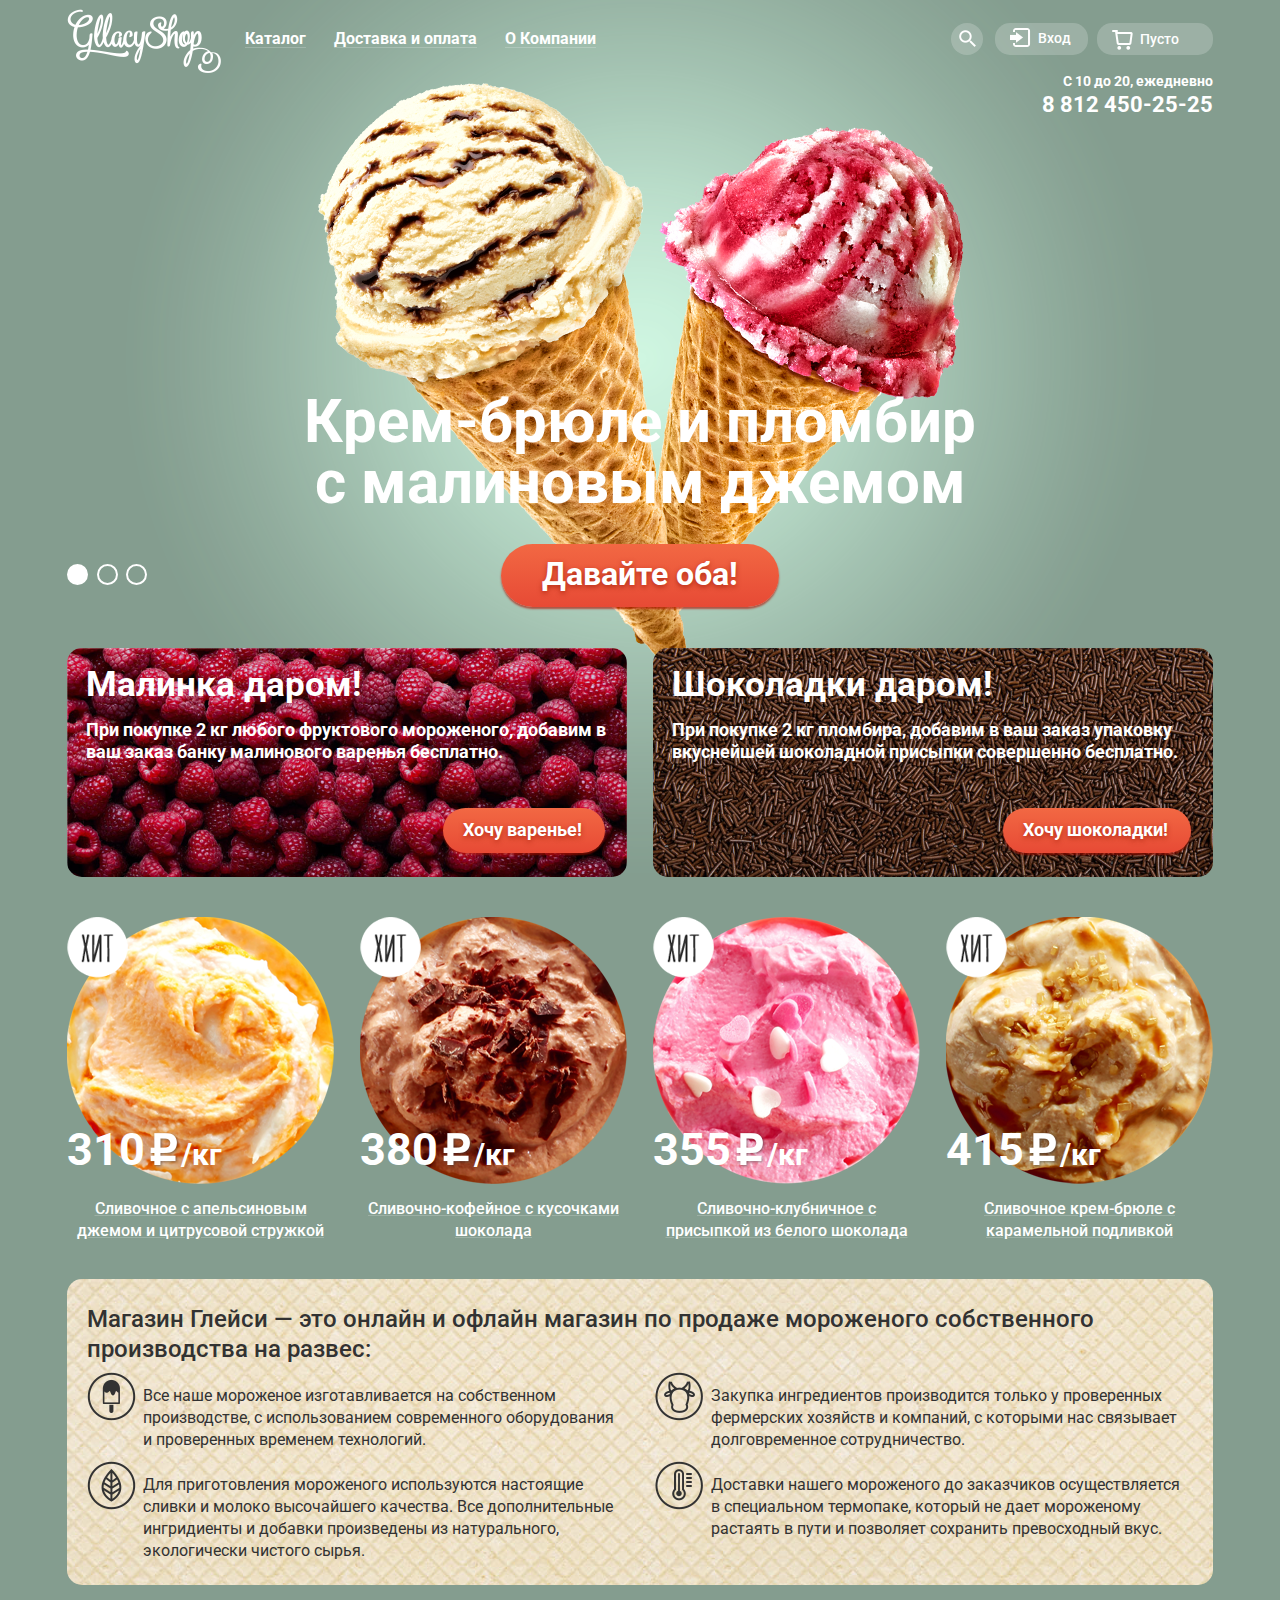
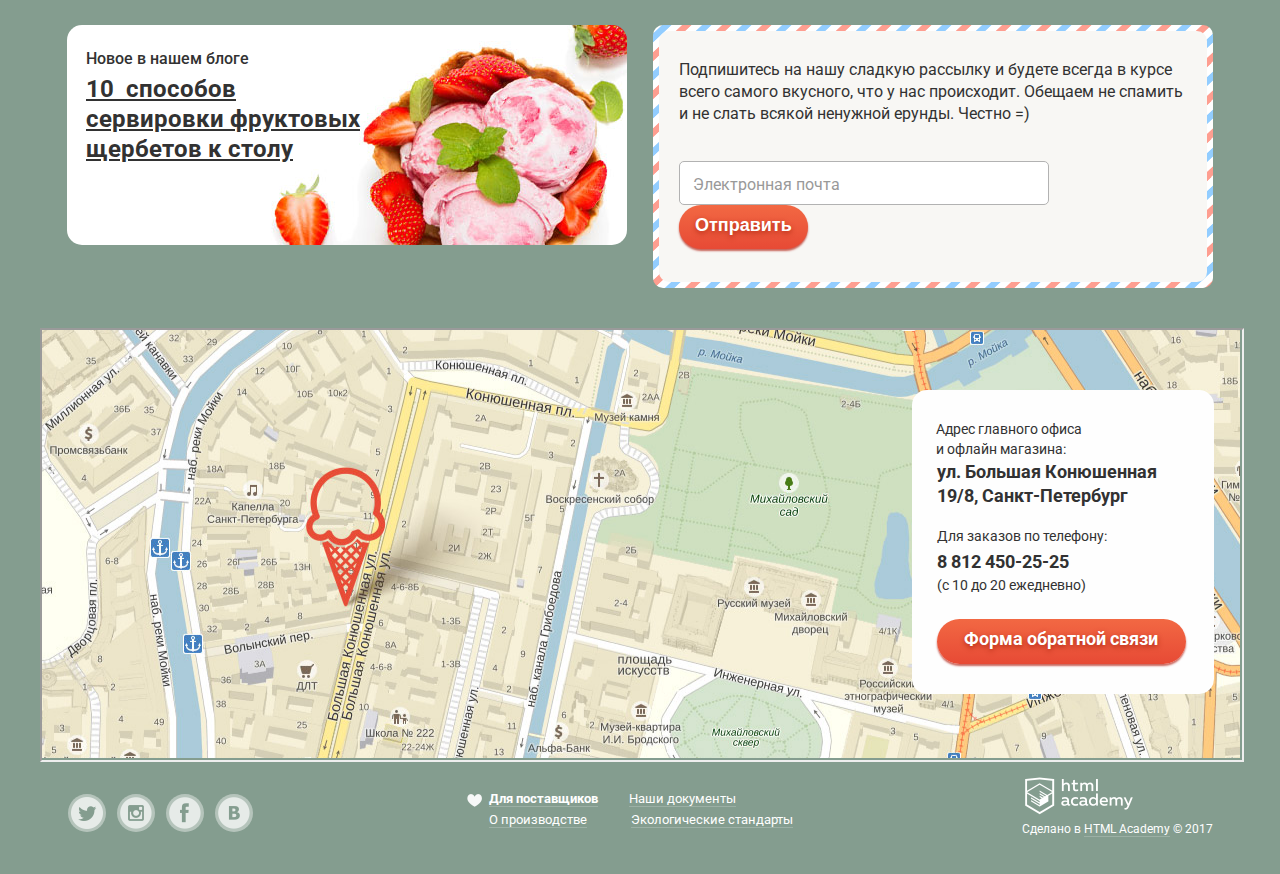
<file: index.html>
<!DOCTYPE html>
<html lang="ru">
  <head>
    <meta charset="utf-8">
    <title>HTML Academy: Глейси</title>
    <link href="https://fonts.googleapis.com/css?family=Roboto:400,500,700" rel="stylesheet">
    <link href="css/normalize.css" rel="stylesheet">
    <link href="css/style.min.css" rel="stylesheet">
  </head>
  <body>
    <input class="slider_toggle" type="radio" name="toggle" id="btn_1" checked>
    <input class="slider_toggle" type="radio" name="toggle" id="btn_2">
    <input class="slider_toggle" type="radio" name="toggle" id="btn_3">
    <div class="page_wrapper">
      <header class="page_header">
        <div class="container clearfix">
          <div class="index_logo">
            <a><img src="img/logo.png" width="154" height="64" alt="GllacyShop"></a>
          </div>
          <nav class="main_navigation">
            <ul class="main_menu">
              <li class="main_menu_item">
                <a class="dropdown_link" href="catalog.html">Каталог</a>
                <ul class="dropdown_menu">
                  <li class="dropdown_menu_novelty">
                    <a class="dropdown_menu_link novelty" href="#">Новинки</a>
                  </li>
                  <li>
                    <a href="catalog.html">Сливочное</a>
                  </li>
                  <li>
                    <a href="#">Щербеты</a>
                  </li>
                  <li>
                    <a href="#">Фруктовый лед</a>
                  </li>
                  <li>
                    <a href="#">Мелорин</a>
                  </li>
                </ul>
              </li>
              <li class="main_menu_item">
                <a href="#">Доставка и оплата</a>
              </li>
              <li class="main_menu_item">
                <a href="#">О Компании</a>
              </li>
            </ul>
          </nav>
          <div class="user_area">
            <div class="user_area_section clearfix">
              <div class="search">
                <a class="search_link" href="catalog.html">Поиск</a>
                <form class="search_link_form" action="https://echo.htmlacademy.ru" method="get">
                  <div class="input_wrapper">
                    <input class="search_request" type="text" name="search_request" id="search_id" required>
                    <label for="search_id">Что ищем?</label>
                  </div>
                </form>
              </div>
              <div class="login">
                <a class="login_link" href="#">Вход</a>
                <form class="login_link_form" action="https://echo.htmlacademy.ru" method="post">
                  <div class="input_wrapper">
                    <input class="login_form" type="text" name="e-mail" id="login_form_mail" required>
                    <label for="login_form_mail">Электронная почта</label>
                  </div>
                  <div class="input_wrapper">
                    <input class="login_form" type="password" name="password" id="login_form_pass" required>
                    <label for="login_form_pass">Пароль</label>
                  </div>
                  <a class="login_form_btn" href="#">Войти</a>
                  <a class="login_form_link" href="#">Забыли пароль?</a>
                  <a class="login_form_link" href="#">Новая регистрация</a>
                </form>
              </div>
              <div class="basket">
                <a class="basket_link" href="#">Пусто</a>
              </div>
            </div>
            <div class="contact">
              <span class="time_work">С 10 до 20, ежедневно</span>
              <span class="telephone">8 812 450-25-25</span>
            </div>
          </div>
        </div>
      </header>
      <main class="page_main">
        <div class="container">
          <div class="slider">
            <div class="slide" id="slide_1">
              <h1>Крем-брюле и пломбир с малиновым джемом</h1>
              <a class="add_both" href="#">Давайте оба!</a>
            </div>
            <div class="slide" id="slide_2">
              <h1>Шоколадный пломбир и лимонный сорбет</h1>
              <a class="add_both" href="#">Давайте оба!</a>
            </div>
            <div class="slide" id="slide_3">
              <h1>Пломбир с помадкой и клубничный щербет</h1>
              <a class="add_both" href="#">Давайте оба!</a>
            </div>
            <div class="slide_controls">
              <label for="btn_1">1</label>
              <label for="btn_2">2</label>
              <label for="btn_3">3</label>
            </div>
          </div>
          <section class="action">
            <div class="action_item">
              <b class="action_name">Малинка даром!</b>
              <p>При покупке 2 кг любого фруктового мороженого, добавим в ваш заказ банку малинового варенья бесплатно.</p>
              <a class="action_get" href="#">Хочу варенье!</a>
            </div>
            <div class="action_item">
              <b class="action_name">Шоколадки даром!</b>
              <p>При покупке 2 кг пломбира, добавим в ваш заказ упаковку вкуснейшей шоколадной присыпки совершенно бесплатно.</p>
              <a class="action_get" href="#">Хочу шоколадки!</a>
            </div>
          </section>
          <section class="hits">
            <div class="product_item hit">
              <div class="img_product">
                <a href="#"><img src="img/product_1.png" width="267" height="267" alt="Изображение мороженого"></a>
              </div>
              <div class="product_price">
                <span class="item_price">310</span>
                <span class="item_ruble">Р</span>
                <span class="item_weight">/кг</span>
              </div>
              <a href="#">Сливочное с апельсиновым джемом и цитрусовой стружкой</a>
              <a class="product_link_btn" href="#">Быстрый просмотр</a>
            </div>
            <div class="product_item hit">
              <div class="img_product">
                <a href="#"><img src="img/product_2.png" width="267" height="267" alt="Изображение мороженого"></a>
              </div>
              <div class="product_price">
                <span class="item_price">380</span>
                <span class="item_ruble">Р</span>
                <span class="item_weight">/кг</span>
              </div>
              <a href="#">Сливочно-кофейное с кусочками шоколада</a>
              <a class="product_link_btn" href="#">Быстрый просмотр</a>
            </div>
            <div class="product_item hit">
              <div class="img_product">
                <a href="#"><img src="img/product_3.png" width="267" height="267" alt="Изображение мороженого"></a>
              </div>
              <div class="product_price">
                <span class="item_price">355</span>
                <span class="item_ruble">Р</span>
                <span class="item_weight">/кг</span>
              </div>
              <a href="#">Сливочно-клубничное с присыпкой из белого шоколада</a>
              <a class="product_link_btn" href="#">Быстрый просмотр</a>
            </div>
            <div class="product_item hit">
              <div class="img_product">
                <a href="#"><img src="img/product_4.png" width="267" height="267" alt="Изображение мороженого"></a>
              </div>
              <div class="product_price">
                <span class="item_price">415</span>
                <span class="item_ruble">Р</span>
                <span class="item_weight">/кг</span>
              </div>
              <a href="#">Сливочное крем-брюле с карамельной подливкой</a>
              <a class="product_link_btn" href="#">Быстрый просмотр</a>
            </div>
          </section>
          <section class="features">
            <div class="features_container">
              <h2 class="features_name">Магазин Глейси &mdash; это онлайн и офлайн магазин по продаже мороженого собственного производства на развес:</h2>
              <ul class="features_item">
                <li>
                  <p class="features_1">Все наше мороженое изготавливается на собственном производстве, с использованием современного оборудования и проверенных временем технологий.</p>
                  <p class="features_2">Закупка ингредиентов производится только у проверенных фермерских хозяйств и компаний, с которыми нас связывает долговременное сотрудничество.</p>
                </li>
                <li>
                  <p class="features_3">Для приготовления мороженого используются настоящие сливки и молоко высочайшего качества. Все дополнительные ингридиенты и добавки произведены из натурального, экологически чистого сырья.</p>
                  <p class="features_4">Доставки нашего мороженого до заказчиков осуществляется в специальном термопаке, который не дает мороженому растаять в пути и позволяет сохранить превосходный вкус.</p>
                </li>
              </ul>
            </div>
          </section>
          <div class="news_and_subscription">
            <div class="news">
              <span class="new_in_news">Новое в нашем блоге</span>
              <h2 class="news_text">
                <a class="news_link" href="#">10&nbsp;&nbsp;способов сервировки фруктовых щербетов к столу</a>
              </h2>
            </div>
            <div class="subscription">
              <div class="subscription_substrate">
                <p class="subscription_text">Подпишитесь на нашу сладкую рассылку и будете всегда в курсе всего самого вкусного, что у нас происходит. Обещаем не спамить и не слать всякой ненужной ерунды. Честно =)</p>
                <form class="subscription_form" action="https://echo.htmlacademy.ru" method="get">
                  <div class="input_wrapper">
                    <input type="text" name="subscription_e-mail" id="e-mail_id" required>
                    <label for="e-mail_id">Электронная почта</label>
                  </div>
                  <input type="submit" value="Отправить">
                </form>
              </div>
            </div>
          </div>
        </div>
        <section class="map">
          <iframe src="https://api-maps.yandex.ru/frame/v1/-/C6uQ7A7Z" width="1200" height="430"></iframe>
          <div class="map_pin">
          </div>
          <div class="feedback">
            <span class="feedback_contact">
              Адрес главного офиса<br>
              и офлайн магазина:
            </span>
            <span class="feedback_contact">ул. Большая Конюшенная 19/8, Санкт-Петербург</span>
            <span class="feedback_contact">Для заказов по телефону:</span>
            <span class="feedback_contact">8 812 450-25-25<br>
              <span class="feedback_contact_inner">(c 10 до 20 ежедневно)</span>
            </span>
            <a class="btn_feedback" href="form.html">Форма обратной связи</a>
            <div class="modal_overlay">
              <div class="feedback_form">
                <span>Мы обязательно вам ответим!</span>
                <input class="close" type="button" value="Закрыть">
                <form action="https://echo.htmlacademy.ru" method="post">
                  <div class="input_wrapper">
                    <input type="text" name="feedback_form_name" id="feed_name_id" required>
                    <label for="feed_name_id">Как вас зовут?</label>
                  </div>
                  <div class="input_wrapper">
                    <input type="text" name="feedback_form_e-mail" id="feed_mail_id" required>
                    <label for="feed_mail_id">Ваша почта для ответа?</label>
                  </div>
                  <textarea class="feedback_textarea" rows="5" cols="20">Напишите что-нибудь...</textarea>
                  <input type="submit" value="Отправить">
                </form>
              </div>
            </div>
          </div>
        </section>
      </main>
      <footer class="page_footer">
        <div class="container clearfix">
          <section class="footer_contacts clearfix">
            <a class="btn_footer twit" href="#">Twitter</a>
            <a class="btn_footer inst" href="#">Instagram</a>
            <a class="btn_footer faceb" href="#">Facebook</a>
            <a class="btn_footer vk" href="#">Вконтакте</a>
          </section>
          <div class="footer_nav clearfix">
            <a class="footer_nav_item" href="#">Для поставщиков</a>
            <a class="footer_nav_item" href="#">Наши документы</a>
            <a class="footer_nav_item" href="#">О производстве</a>
            <a class="footer_nav_item" href="#">Экологические стандарты</a>
          </div>
          <section class="footer_copyright clearfix">
            <a class="btn_footer_copyright" href="https://htmlacademy.ru/intensive/htmlcss">HTML Academy</a>
            <span class="text_footer_copyright">Сделано в <a class="footer_link " href="https://htmlacademy.ru/intensive/htmlcss">HTML Academy</a> © 2017</span>
          </section>
        </div>
      </footer>
    </div>
    <script src="js/script.min.js"></script>
  </body>
</html>
</file>
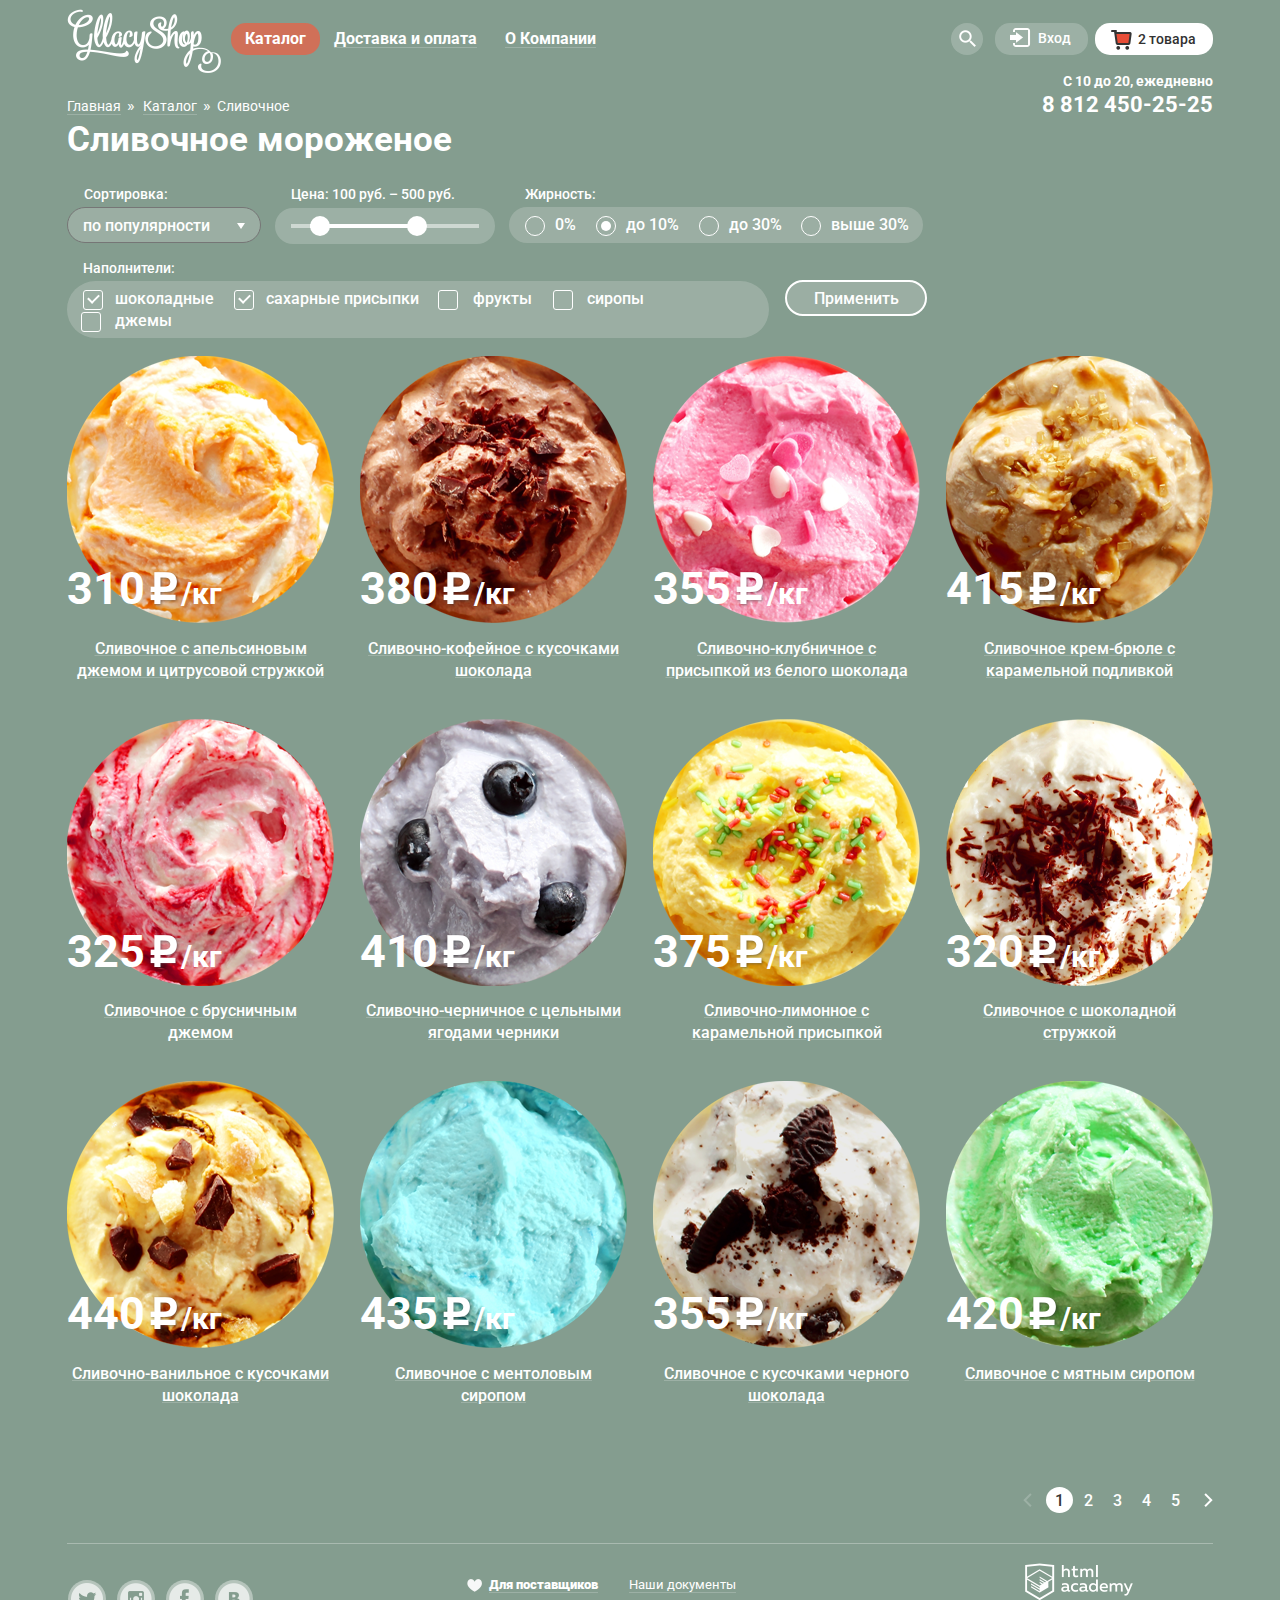
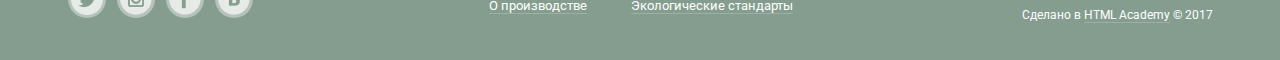
<file: catalog.html>
<!DOCTYPE html>
<html lang="ru">
  <head>
    <meta charset="utf-8">
    <title>HTML Academy: Глейси</title>
    <link href="https://fonts.googleapis.com/css?family=Roboto:400,500,700" rel="stylesheet">
    <link href="css/normalize.css" rel="stylesheet">
    <link href="css/style.min.css" rel="stylesheet">
  </head>
  <body>
    <div class="catalog_page_wrapper">
      <header class="catalog_header">
        <div class="container clearfix">
          <div class="index_logo">
            <a href="index.html"><img src="img/logo.png" width="154" height="64" alt="GllacyShop"></a>
          </div>
          <nav class="main_navigation">
            <ul class="main_menu">
              <li class="main_menu_item active">
                <a class="link_active" href="catalog.html">Каталог</a>
                <ul class="dropdown_menu">
                  <li class="dropdown_menu_novelty">
                    <a class="dropdown_menu_link novelty" href="#">Новинки</a>
                  </li>
                  <li class="dropdown_menu_sub_active">
                    <a>Сливочное</a>
                  </li>
                  <li>
                    <a href="#">Щербеты</a>
                  </li>
                  <li>
                    <a href="#">Фруктовый лед</a>
                  </li>
                  <li>
                    <a href="#">Мелорин</a>
                  </li>
                </ul>
              </li>
              <li class="main_menu_item">
                <a href="#">Доставка и оплата</a>
              </li>
              <li class="main_menu_item">
                <a href="#">О Компании</a>
              </li>
            </ul>
          </nav>
          <div class="user_area">
            <div class="user_area_section clearfix">
              <div class="search">
                <a class="search_link" href="catalog.html">Поиск</a>
                <form class="search_link_form" action="https://echo.htmlacademy.ru" method="get">
                  <input class="search_request" type="text" placeholder="Что ищем?" name="search_request">
                </form>
              </div>
              <div class="login">
                <a class="login_link" href="#">Вход</a>
                <form class="login_link_form" action="https://echo.htmlacademy.ru" method="post">
                  <input class="login_form" type="text" placeholder="Электронная почта" name="e-mail">
                  <input class="login_form" type="password" placeholder="Пароль" name="password">
                  <a class="login_form_btn" href="#">Войти</a>
                  <a class="login_form_link" href="#">Забыли пароль?</a>
                  <a class="login_form_link" href="#">Новая регистрация</a>
                </form>
              </div>
              <div class="basket_with_products">
                <a class="basket_link" href="#">2 товара</a>
                <div class="basket_form">
                  <div class="basket_item">
                    <span class="basket_item_close">Удалить</span>
                    <span class="basket_name_product">Пломбир с апельсиновым джемом</span>
                    <span class="basket_calculate_product">
                      1,5 кг x <span class="basket_calculate_price">200 руб.</span>
                    </span>
                    <span class="backet_price_product">300 руб.</span>
                  </div>
                  <div class="basket_item">
                    <span class="basket_item_close">Удалить</span>
                    <span class="basket_name_product">Клубничный пломбир с присыпкой из белого шоколада</span>
                    <span class="basket_calculate_product">
                      1,5 кг x <span class="basket_calculate_price">300 руб.</span>
                    </span>
                    <span class="backet_price_product">450 руб.</span>
                  </div>
                  <div class="basket_container_bottom">
                    <span class="basket_total_price">Итого: 750 руб.</span>
                    <a class="basket_item_link" href="#">Оформить заказ</a>
                  </div>
                </div>
              </div>
            </div>
            <div class="contact">
              <span class="time_work">С 10 до 20, ежедневно</span>
              <span class="telephone">8 812 450-25-25</span>
            </div>
          </div>
          <nav class="breadcrumbs">
            <ul>
              <li class="breadcrumbs_item">
                <a href="index.html">Главная</a>
              </li>
              <li class="breadcrumbs_item">
                <a href="#">Каталог</a>
              </li>
              <li class="breadcrumbs_item">
                <a>Сливочное</a>
              </li>
            </ul>
          </nav>
        </div>
      </header>
      <div class="catalog_page_content">
        <div class="container">
          <h1 class="catalog_h1">Сливочное мороженое</h1>
          <form class="form_catalog" action="https://echo.htmlacademy.ru" method="get">
            <fieldset class="form_select">
              <legend>Сортировка:</legend>
              <div class="select_wrapper">
                <select class="select_form" name="sort">
                  <option selected>по популярности</option>
                  <option>сначала недорогие</option>
                  <option>сначала дорогие</option>
                  <option>по жирности</option>
                </select>
              </div>
            </fieldset>
            <div class="form_sort_size">
              <span>Цена: 100 руб. &ndash; 500 руб.</span>
              <div class="range">
                <div class="scale"></div>
                <div class="range_btn min"></div>
                <div class="range_btn max"></div>
              </div>
            </div>
            <fieldset class="form_sort_fat">
              <legend>Жирность:</legend>
              <div class="form_radio">
                <input type="radio" name="sort_fat" value="0" id="checkbox_value_0">
                <label class="value_0" for="checkbox_value_0">0%</label>
                <input type="radio" name="sort_fat" value="9" checked id="checkbox_value_9">
                <label class="value_9" for="checkbox_value_9">до 10%</label>
                <input type="radio" name="sort_fat" value="29" id="checkbox_value_29">
                <label class="value_29" for="checkbox_value_29">до 30%</label>
                <input type="radio" name="sort_fat" value="30" id="checkbox_value_30">
                <label class="value_30" for="checkbox_value_30">выше 30%</label>
              </div>
            </fieldset>
            <fieldset class="form_sort_filler">
              <legend>Наполнители:</legend>
              <div class="form_checkbox">
                <input type="checkbox" name="sort_filler_chocolate" value="chocolate" checked id="sort_chocolate">
                <label class="filler_chocolate" for="sort_chocolate">шоколадные</label>
                <input type="checkbox" name="sort_filler_sugar" value="sugar" checked id="sort_sugar">
                <label class="filler_sugar" for="sort_sugar">сахарные присыпки</label>
                <input type="checkbox" name="sort_filler_fruit" value="fruit" id="sort_fruit">
                <label class="filler_fruit" for="sort_fruit">фрукты</label>
                <input type="checkbox" name="sort_filler_syrup" value="syrup" id="sort_syrup">
                <label class="filler_syrup" for="sort_syrup">сиропы</label>
                <input type="checkbox" name="sort_filler_jam" value="jam" id="sort_jam">
                <label class="filler_jam" for="sort_jam">джемы</label>
              </div>
            </fieldset>
            <input type="submit" value="Применить">
          </form>
          <section class="catalog">
            <div class="product_item">
              <div class="img_product">
                <a href="#"><img src="img/product_1.png" width="267" height="267" alt="Изображение мороженого"></a>
              </div>
              <div class="product_price">
                <span class="item_price">310</span>
                <span class="item_ruble">Р</span>
                <span class="item_weight">/кг</span>
              </div>
              <a href="#">Сливочное с апельсиновым джемом и цитрусовой стружкой</a>
              <a class="product_link_btn" href="#">Быстрый просмотр</a>
            </div>
            <div class="product_item">
              <div class="img_product">
                <a href="#"><img src="img/product_2.png" width="267" height="267" alt="Изображение мороженого"></a>
              </div>
              <div class="product_price">
                <span class="item_price">380</span>
                <span class="item_ruble">Р</span>
                <span class="item_weight">/кг</span>
              </div>
              <a href="#">Сливочно-кофейное с кусочками шоколада</a>
              <a class="product_link_btn" href="#">Быстрый просмотр</a>
            </div>
            <div class="product_item">
              <div class="img_product">
                <a href="#"><img src="img/product_3.png" width="267" height="267" alt="Изображение мороженого"></a>
              </div>
              <div class="product_price">
                <span class="item_price">355</span>
                <span class="item_ruble">Р</span>
                <span class="item_weight">/кг</span>
              </div>
              <a href="#">Сливочно-клубничное с присыпкой из белого шоколада</a>
              <a class="product_link_btn" href="#">Быстрый просмотр</a>
            </div>
            <div class="product_item">
              <div class="img_product">
                <a href="#"><img src="img/product_4.png" width="267" height="267" alt="Изображение мороженого"></a>
              </div>
              <div class="product_price">
                <span class="item_price">415</span>
                <span class="item_ruble">Р</span>
                <span class="item_weight">/кг</span>
              </div>
              <a href="#">Сливочное крем-брюле с карамельной подливкой</a>
              <a class="product_link_btn" href="#">Быстрый просмотр</a>
            </div>
            <div class="product_item">
              <div class="img_product">
                <a href="#"><img src="img/product_5.png" width="267" height="267" alt="Изображение мороженого"></a>
              </div>
              <div class="product_price">
                <span class="item_price">325</span>
                <span class="item_ruble">Р</span>
                <span class="item_weight">/кг</span>
              </div>
              <a href="#">Сливочное с брусничным джемом</a>
              <a class="product_link_btn" href="#">Быстрый просмотр</a>
            </div>
            <div class="product_item">
              <div class="img_product">
                <a href="#"><img src="img/product_6.png" width="267" height="267" alt="Изображение мороженого"></a>
              </div>
              <div class="product_price">
                <span class="item_price">410</span>
                <span class="item_ruble">Р</span>
                <span class="item_weight">/кг</span>
              </div>
              <a href="#">Сливочно-черничное с цельными ягодами черники</a>
              <a class="product_link_btn" href="#">Быстрый просмотр</a>
            </div>
            <div class="product_item">
              <div class="img_product">
                <a href="#"><img src="img/product_7.png" width="267" height="267" alt="Изображение мороженого"></a>
              </div>
              <div class="product_price">
                <span class="item_price">375</span>
                <span class="item_ruble">Р</span>
                <span class="item_weight">/кг</span>
              </div>
              <a href="#">Сливочно-лимонное с карамельной присыпкой</a>
              <a class="product_link_btn" href="#">Быстрый просмотр</a>
            </div>
            <div class="product_item">
              <div class="img_product">
                <a href="#"><img src="img/product_8.png" width="267" height="267" alt="Изображение мороженого"></a>
              </div>
              <div class="product_price">
                <span class="item_price">320</span>
                <span class="item_ruble">Р</span>
                <span class="item_weight">/кг</span>
              </div>
              <a href="#">Сливочное с шоколадной стружкой</a>
              <a class="product_link_btn" href="#">Быстрый просмотр</a>
            </div>
            <div class="product_item">
              <div class="img_product">
                <a href="#"><img src="img/product_9.png" width="267" height="267" alt="Изображение мороженого"></a>
              </div>
              <div class="product_price">
                <span class="item_price">440</span>
                <span class="item_ruble">Р</span>
                <span class="item_weight">/кг</span>
              </div>
              <a href="#">Сливочно-ванильное с кусочками шоколада</a>
              <a class="product_link_btn" href="#">Быстрый просмотр</a>
            </div>
            <div class="product_item">
              <div class="img_product">
                <a href="#"><img src="img/product_10.png" width="267" height="267" alt="Изображение мороженого"></a>
              </div>
              <div class="product_price">
                <span class="item_price">435</span>
                <span class="item_ruble">Р</span>
                <span class="item_weight">/кг</span>
              </div>
              <a href="#">Сливочное с ментоловым сиропом</a>
              <a class="product_link_btn" href="#">Быстрый просмотр</a>
            </div>
            <div class="product_item">
              <div class="img_product">
                <a href="#"><img src="img/product_11.png" width="267" height="267" alt="Изображение мороженого"></a>
              </div>
              <div class="product_price">
                <span class="item_price">355</span>
                <span class="item_ruble">Р</span>
                <span class="item_weight">/кг</span>
              </div>
              <a href="#">Сливочное с кусочками черного шоколада</a>
              <a class="product_link_btn" href="#">Быстрый просмотр</a>
            </div>
            <div class="product_item">
              <div class="img_product">
                <a href="#"><img src="img/product_12.png" width="267" height="267" alt="Изображение мороженого"></a>
              </div>
              <div class="product_price">
                <span class="item_price">420</span>
                <span class="item_ruble">Р</span>
                <span class="item_weight">/кг</span>
              </div>
              <a href="#">Сливочное с мятным сиропом</a>
              <a class="product_link_btn" href="#">Быстрый просмотр</a>
            </div>
          </section>
          <div class="catalog_pages">
            <a class="prev_link disabled" href="#prev">Назад</a>
            <a class="catalog_pages_link current" href="#1">1</a>
            <a class="catalog_pages_link" href="#2">2</a>
            <a class="catalog_pages_link" href="#3">3</a>
            <a class="catalog_pages_link" href="#4">4</a>
            <a class="catalog_pages_link" href="#5">5</a>
            <a class="next_link" href="#next">Вперед</a>
          </div>
        </div>
      </div>
      <footer class="footer_catalog">
        <div class="container clearfix">
          <section class="footer_contacts clearfix">
            <a class="btn_footer twit" href="#">Twitter</a>
            <a class="btn_footer inst" href="#">Instagram</a>
            <a class="btn_footer faceb" href="#">Facebook</a>
            <a class="btn_footer vk" href="#">Вконтакте</a>
          </section>
          <div class="footer_nav clearfix" >
            <a class="footer_nav_item" href="#"><b>Для поставщиков</b></a>
            <a class="footer_nav_item" href="#">Наши документы</a>
            <a class="footer_nav_item" href="#">О производстве</a>
            <a class="footer_nav_item" href="#">Экологические стандарты</a>
          </div>
          <section class="footer_copyright">
            <a class="btn_footer_copyright" href="https://htmlacademy.ru/intensive/htmlcss">HTML Academy</a>
            <span class="text_footer_copyright">Сделано в <a class="footer_link" href="https://htmlacademy.ru/intensive/htmlcss">HTML Academy</a> © 2017</span>
          </section>
        </div>
      </footer>
    </div>
  </body>
</html>
</file>
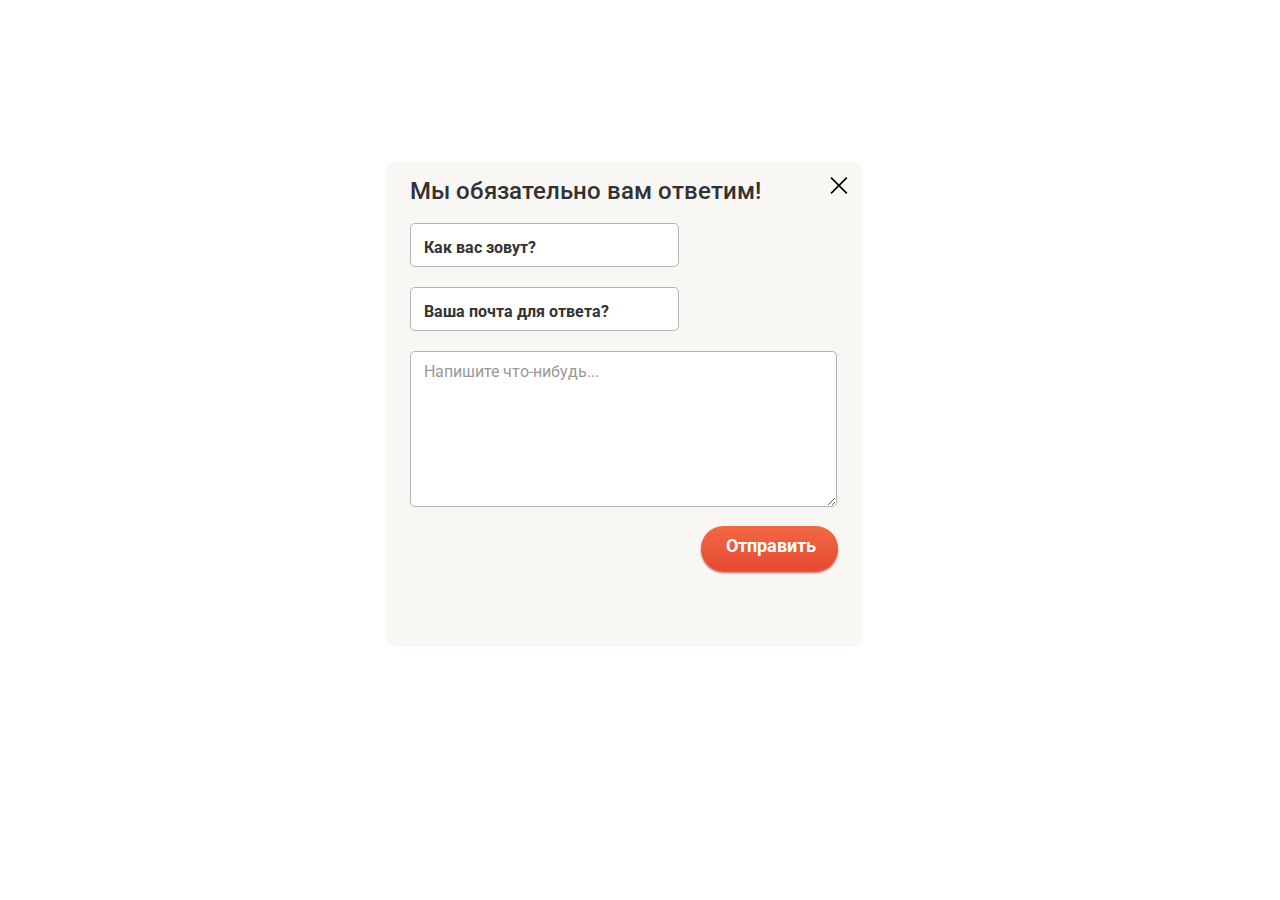
<file: form.html>
<!DOCTYPE html>
<html lang="ru">
  <head>
    <meta charset="utf-8">
    <title>HTML Academy: Глейси</title>
    <link href="https://fonts.googleapis.com/css?family=Roboto:400,500,700" rel="stylesheet">
    <link href="css/normalize.css" rel="stylesheet">
    <link href="css/style.min.css" rel="stylesheet">
  </head>
  <body>
    <div class="feedback_form">
      <span>Мы обязательно вам ответим!</span>
      <input class="close" type="button" value="Закрыть">
      <form action="https://echo.htmlacademy.ru" method="post">
        <input type="text" name="feedback_form_name" value="Как вас зовут?" id="feed_name_id">
        <input type="text" name="feedback_form_e-mail" value="Ваша почта для ответа?" id="feed_mail_id">
        <textarea class="feedback_textarea" rows="5" cols="20">Напишите что-нибудь...</textarea>
        <input type="submit" value="Отправить">
      </form>
    </div>
  </body>
</html>
</file>
<file: css/style.min.css>
body{min-width:1200px;margin:0;padding:0;font-family:"Roboto","Arial",sans-serif}a{text-decoration:none}.clearfix:after{content:"";display:block;clear:both}.page_wrapper{background:#849d8f url("../img/background_ice_cream_1.png") 50% 0% no-repeat}.catalog_page_wrapper{background:#849d8f}.container{width:1146px;margin:0px auto;padding-left:27px;padding-right:27px}.catalog_header .container,.page_header .container{padding-top:9px}.index_logo{width:164px;float:left;margin-bottom:20px}.main_navigation{width:600px;float:left}.main_menu:after{content:"";display:table;clear:both}.main_menu{padding:0;margin:0;list-style:none;position:relative;padding-top:14px}.main_menu_item{float:left;position:relative}.main_menu_item:first-of-type:before{content:"";display:block;position:absolute;top:30px;width:100%;height:7px}.main_menu_item>a{position:relative;display:inline-block;vertical-align:top;color:#ffffff;font-weight:bold;font-size:16px;font-family:"Roboto","Arial",sans-serif;line-height:18px;padding:7px 14px 5px 14px}.main_menu_item>a:not(.link_active):hover{background:#ffffff;color:#000000;border-radius:15px}.main_menu_item>a:not(.link_active):after{content:"";display:block;position:relative;width:100%;top:-1px;border-bottom:1px solid rgba(255,255,255,0.2)}.dropdown_link:active{background:#ffffff;color:#000000;font-weight:bold;font-size:16px;font-family:"Roboto","Arial",sans-serif;line-height:18px;border-radius:15px;padding:7px 14px 5px 14px;box-shadow:inset 0px 2px 1px 0px #696969}.dropdown_menu{width:141px;margin:0;padding:0;padding-bottom:7px;list-style:none;display:none;position:absolute;top:36px;left:-6px;background-color:rgb(248, 247, 244);box-shadow:0px 20px 20px 0px rgba(0, 0, 0, 0.4);border-radius:5px;border:1px solid rgb(194, 206, 199);z-index:10}.dropdown_menu li:not(:first-of-type){padding-left:19px}.dropdown_menu_novelty{border-bottom:1px solid rgba(53,53,53,0.2);padding-left:12px;padding-top:8px;padding-bottom:11px;margin-left:7px;margin-right:7px}.dropdown_menu li:not(.dropdown_menu_novelty){padding-top:8px;padding-bottom:5px}.dropdown_menu_novelty a:first-of-type{color:#323232;font-weight:bold;font-size:14px;font-family:"Roboto","Arial",sans-serif;line-height:16px}.dropdown_menu a{color:#323232;font-size:14px;line-height:16px;font-weight:400;font-family:"Roboto","Arial",sans-serif}.dropdown_menu a:hover{color:#323232;text-decoration:none}.main_menu_item:hover>.dropdown_menu{display:block}.main_menu_item:hover>.dropdown_link{background-color:#ffffff;color:#323232;border-radius:15px}.dropdown_menu:hover{display:block}.dropdown_menu li:hover:not(.dropdown_menu_novelty):not(.dropdown_menu_sub_active){background-color:rgb(251, 222, 215);cursor:pointer}.dropdown_menu li:active:not(.dropdown_menu_novelty):not(.dropdown_menu_sub_active){background-color:rgb(246, 181, 165);cursor:pointer;border:none}.dropdown_menu_sub_active{background-color:rgb(208, 112, 88)}.user_area{position:relative;width:267px;float:right;padding-top:14px}.search:before{content:"";position:absolute;display:block;top:32px;width:32px;height:7px}.search{position:relative;width:32px;height:32px;border-radius:50%;background:url("../img/search_badge.png") no-repeat 50% 45%;background-color:rgba(255,255,255,0.2);float:left;margin-left:5px;margin-right:12px}.search:hover{width:32px;height:32px;border-radius:50%;background:url("../img/search_badge_hover.png") no-repeat 50% 50%;background-color:rgb(248,247,244);float:left;margin-left:5px;margin-right:12px}.search_link{display:inline-block;vertical-align:top;width:32px;height:32px;text-indent:1000px;overflow:hidden}.search:hover .search_link_form{display:block}.search_link_form{display:none;position:absolute;top:37px;left:-308px;padding:20px 15px 18px 15px;background-color:rgb(248, 247, 244);border-radius:6px;box-shadow:0px 20px 20px 0px rgba(0, 0, 0, 0.4);z-index:10}.search_request{display:block;width:294px;padding-top:8px;padding-left:14px;padding-bottom:10px;color:#999999;font-size:14px;line-height:24px;font-weight:400;font-family:"Roboto","Arial",sans-serif;border:1px solid rgb(211, 211, 210);border-radius:5px;background-color:rgb(255, 255, 255);margin-bottom:2px}.search_request:hover{display:block;width:292px;padding-top:8px;padding-left:14px;padding-bottom:10px;color:#999999;font-size:14px;line-height:24px;font-weight:400;font-family:"Roboto","Arial",sans-serif;border:2px solid rgb(153, 153, 153);border-radius:5px;background-color:rgb(255, 255, 255);margin-bottom:0px}.search_request:focus{display:block;width:292px;padding-top:8px;padding-left:14px;padding-bottom:10px;color:#999999;font-size:14px;line-height:24px;font-weight:400;font-family:"Roboto","Arial",sans-serif;border:2px solid rgb(143, 189, 236);border-radius:5px;background-color:rgb(255, 255, 255);outline:none;margin-bottom:0px}.login_link:before{content:"";display:block;position:absolute;width:21px;height:19px;background:url("../img/enter_badge.png") no-repeat;left:-28px;bottom:-1px}.login:before{content:"";position:absolute;display:block;width:90px;height:10px;top:32px;left:0}.login{position:relative;float:left;border-radius:15px;padding:6px 17px 8px 43px;background-color:rgba(255,255,255,0.2);cursor:pointer}.login_link{position:relative;font-size:14px;line-height:16px;font-weight:500;font-family:"Roboto","Arial",sans-serif;color:#ffffff}.login:hover .login_link:before{background:url("../img/enter_badge_hover.png") no-repeat}.login:hover .login_link{color:#323232}.login:hover{background-color:#ffffff}.login:hover .login_link_form{display:block}.login_link_form{display:none;position:absolute;top:36px;left:-184px;background-color:#ffffff;padding:20px 16px 16px 20px;border-radius:6px;font-size:0;z-index:10}.login_link_form:after{content:"";display:table;clear:both}.login_form{display:block;width:225px;padding-top:9px;padding-bottom:9px;padding-left:14px;color:#999999;font-size:14px;line-height:24px;font-weight:400;font-family:"Roboto","Arial",sans-serif;border:1px solid rgb(211, 211, 210);border-radius:5px;background-color:rgb(255, 255, 255);margin-bottom:20px}.login_form:hover{display:block;width:223px;padding-top:9px;padding-bottom:9px;padding-left:14px;color:#999999;font-size:14px;line-height:24px;font-weight:400;font-family:"Roboto","Arial",sans-serif;border:2px solid rgb(153, 153, 153);border-radius:5px;background-color:rgb(255, 255, 255);margin-bottom:18px}.login_form:focus{display:block;width:223px;padding-top:9px;padding-bottom:9px;padding-left:14px;color:#999999;font-size:14px;line-height:24px;font-weight:400;font-family:"Roboto","Arial",sans-serif;border:2px solid rgb(143, 189, 236);border-radius:5px;background-color:rgb(255, 255, 255);margin-bottom:18px;outline:none}.login_form_btn{display:inline-block;vertical-align:top;float:left;background-image:linear-gradient(to top,#e74a35,#f26843);font-size:18px;line-height:24px;color:#ffffff;font-weight:bold;font-family:"Roboto","Arial",sans-serif;padding:10px 24px 10px 24px;border-radius:20px;box-shadow:0px 2px 2px 0px rgba(172,16,0,0.64);margin-right:20px}.login_form_btn:hover{display:inline-block;vertical-align:top;color:#ffffff;background-image:linear-gradient(to top,#ec6e5d,#f58669);font-size:18px;line-height:24px;color:#ffffff;font-weight:bold;font-family:"Roboto","Arial",sans-serif;padding:10px 24px 10px 24px;border-radius:32px;box-shadow:0px 2px 2px 0px #ac1000;text-shadow:0px 2px 5px rgba(160,32,11,0.76)}.login_form_btn:active{display:inline-block;vertical-align:top;color:#ffffff;background-image:linear-gradient(to top,#f26843,#e74a35);font-size:18px;line-height:24px;color:#ffffff;font-weight:bold;font-family:"Roboto","Arial",sans-serif;padding:10px 24px 10px 24px;text-decoration:none;border-radius:32px;box-shadow:inset 0px 2px 2px 0px #ac1000;text-shadow:0px 2px 5px rgba(148,39,24,0.76)}.login_form_link{display:inline-block;vertical-align:top;float:left;color:#323232;font-size:13px;line-height:24px;font-weight:400;font-family:"Roboto","Arial",sans-serif}.login_form_link:after{content:"";display:block;position:relative;width:100%;border-bottom:1px solid rgba(50,50,50,0.3);top:-7px}.login_form_link:hover{color:#e84d37}.login_form_link:hover:after{border-bottom:1px solid rgba(232,77,55,0.3)}.login_form_link:active{color:#e84d37}.login_form_link:hover::active{border-bottom:1px solid rgba(232,77,55,0.3)}.basket_link:before{content:"";display:block;position:absolute;width:21px;height:20px;background:url("../img/basket_badge.png") no-repeat;left:-28px;top:-1px}.basket{float:right;padding:8px 34px 8px 43px;border-radius:15px;background-color:rgba(255,255,255,0.2);font-size:14px;line-height:16px;font-weight:500;font-family:"Roboto","Arial",sans-serif;color:#ffffff;cursor:pointer}.basket_link{position:relative;font-size:14px;line-height:16px;font-weight:500;font-family:"Roboto","Arial",sans-serif;color:#ffffff}.user_area_section{margin-bottom:18px}.contact{padding-top:0px}.contact:after{content:"";display:table;clear:both}.time_work{float:right;font-size:14px;line-height:16px;font-weight:bold;font-family:"Roboto","Arial",sans-serif;color:#ffffff;margin-bottom:4px}.telephone{float:right;font-size:22px;line-height:24px;font-weight:bold;font-family:"Roboto","Arial",sans-serif;color:#ffffff}.slide h1{width:672px;color:#ffffff;font-size:60px;line-height:60.35px;font-weight:bold;font-family:"Roboto","Arial",sans-serif;text-align:center;margin-bottom:31px;margin-left:auto;margin-right:auto}.slide{text-align:center;display:none}.add_both{display:inline-block;vertical-align:top;color:#ffffff;background-image:linear-gradient(to top,#e74a35,#f26843);font-size:32px;line-height:44px;font-weight:bold;font-family:"Roboto","Arial",sans-serif;padding:8px 41px 11px 41px;text-decoration:none;border-radius:32px;box-shadow:0px 2px 2px 0px rgba(172,16,0,0.64);text-shadow:0px 2px 5px rgba(160,32,11,0.76)}.add_both:hover{display:inline-block;vertical-align:top;color:#ffffff;background-image:linear-gradient(to top,#ec6e5d,#f58669);font-size:32px;line-height:44px;font-weight:bold;font-family:"Roboto","Arial",sans-serif;padding:8px 41px 11px 41px;text-decoration:none;border-radius:32px;box-shadow:0px 2px 2px 0px #ac1000;text-shadow:0px 2px 5px rgba(160,32,11,0.76)}.add_both:active{display:inline-block;vertical-align:top;color:#ffffff;background-image:linear-gradient(to top,#f26843,#e74a35);font-size:32px;line-height:44px;font-weight:bold;font-family:"Roboto","Arial",sans-serif;padding:8px 41px 11px 41px;text-decoration:none;border-radius:32px;box-shadow:inset 0px 2px 2px 0px #ac1000;text-shadow:0px 2px 5px rgba(148,39,24,0.76)}.slider{position:relative;margin-bottom:41px}.slide_controls{position:absolute;z-index:20;bottom:22px}.slide_controls label{display:inline-block;vertical-align:top;width:17px;height:17px;margin-right:5px;cursor:pointer;border:2px solid #ffffff;border-radius:50%}label[for=btn_2]{margin-right:4px}.slide_controls label:hover{background:rgba(255,255,255,0.4)}#btn_1:checked~.page_wrapper label[for=btn_1],#btn_2:checked~.page_wrapper label[for=btn_2],#btn_3:checked~.page_wrapper label[for=btn_3]{background:#ffffff}#btn_1:checked~.page_wrapper #slide_1,#btn_2:checked~.page_wrapper #slide_2,#btn_3:checked~.page_wrapper #slide_3{display:block}label[for=btn_1],label[for=btn_2],label[for=btn_3]{font-size:0px}#btn_1:checked~.page_wrapper{background:#849d8f url("../img/background_ice_cream_1.png") 50% 0% no-repeat}#btn_2:checked~.page_wrapper{background:#8996a6 url("../img/background_ice_cream_2.png") 50% 0% no-repeat}#btn_3:checked~.page_wrapper{background:#9d8b84 url("../img/background_ice_cream_3.png") 50% 0% no-repeat}.page_header{margin-bottom:275px}.page_main{margin-bottom:19px}.hits{font-size:0px}.features{margin-bottom:40px}.news_and_subscription{margin-bottom:40px}.action_item{width:520px;min-height:193px;border-radius:15px;padding-left:19px;padding-top:16px;padding-right:21px;padding-bottom:20px}.action_item:first-of-type{float:left;background:#ad1142 url("../img/action_banner_1.jpg");background-size:cover}.action_item:nth-of-type(2){float:right;background:#4b2918 url("../img/action_banner_2.jpg");background-size:cover}.action_name{display:inline-block;vertical-align:top;font-size:35px;font-weight:bold;line-height:41px;color:#ffffff;font-family:"Roboto","Arial",sans-serif;margin-bottom:14px}.action_item p{font-size:18px;font-weight:bold;line-height:22px;color:#ffffff;font-family:"Roboto","Arial",sans-serif;margin:0;margin-bottom:45px}.action_get{display:inline-block;vertical-align:top;float:right;color:#ffffff;background-image:linear-gradient(to top,#e74a35,#f26843);font-weight:bold;font-size:18px;line-height:24px;font-family:"Roboto","Arial",sans-serif;padding:10px 23px 11px 20px;text-decoration:none;border-radius:32px;box-shadow:0px 2px 2px 0px rgba(172,16,0,0.64);text-shadow:0px 2px 5px rgba(160,32,11,0.76);margin-right:1px}.action_get:hover{display:inline-block;vertical-align:top;color:#ffffff;background-image:linear-gradient(to top,#ec6e5d,#f58669);font-size:18px;line-height:24px;font-weight:bold;font-family:"Roboto","Arial",sans-serif;padding:10px 23px 11px 20px;text-decoration:none;border-radius:32px;box-shadow:0px 2px 2px 0px #ac1000;text-shadow:0px 2px 5px rgba(160,32,11,0.76)}.action_get:active{display:inline-block;vertical-align:top;color:#ffffff;background-image:linear-gradient(to top,#f26843,#e74a35);font-size:18px;line-height:24px;font-weight:bold;font-family:"Roboto","Arial",sans-serif;padding:10px 23px 11px 20px;text-decoration:none;border-radius:32px;box-shadow:inset 0px 2px 2px 0px #ac1000;text-shadow:0px 2px 5px rgba(148,39,24,0.76)}.action:after{content:"";display:table;clear:both}.action{margin-bottom:40px}.product_item:hover .product_link_btn{display:inline-block}.product_item:hover:before{content:"";display:block;position:absolute;left:-13px;top:-6px;border-radius:5px;background-color:rgb(255, 255, 255);opacity:0.2;box-shadow:0px 20px 20px 0px rgba(0, 0, 0, 0.4);width:calc(100% + 26px);height:calc(100% + 80px);cursor:pointer;z-index:10}.product_item{position:relative;display:inline-block;vertical-align:top;width:267px;margin-right:26px;margin-bottom:37px;font-size:16px;text-align:center;position:relative;vertical-align:top}.img_product{margin-bottom:10px;z-index:40}.product_price+a{text-decoration:underline;-webkit-text-decoration-color:rgba(255,255,255,0.2);text-decoration-color:rgba(255,255,255,0.2);display:inline-block;vertical-align:top;color:#ffffff;font-size:16px;line-height:22px;font-weight:500;font-family:"Roboto","Arial",sans-serif;padding:0 5px}.product_link_btn{display:none;position:absolute;right:31px;bottom:-52px;vertical-align:top;float:right;color:#ffffff;background-image:linear-gradient(to top,#e74a35,#f26843);font-size:18px;line-height:24px;font-weight:bold;font-family:"Roboto","Arial",sans-serif;padding:10px 19px 10px 13px;text-decoration:none;border-radius:32px;box-shadow:0px 2px 2px 0px rgba(172,16,0,0.64);margin-right:1px;z-index:40}.product_link_btn:hover{display:none;position:absolute;right:31px;bottom:-52px;color:#ffffff;background-image:linear-gradient(to top,#ec6e5d,#f58669);font-size:18px;line-height:24px;font-weight:bold;font-family:"Roboto","Arial",sans-serif;padding:10px 19px 10px 13px;text-decoration:none;border-radius:32px;box-shadow:0px 2px 2px 0px #ac1000}.product_link_btn:active{display:none;position:absolute;right:31px;bottom:-52px;color:#ffffff;background-image:linear-gradient(to top,#f26843,#e74a35);font-size:18px;line-height:24px;font-weight:bold;font-family:"Roboto","Arial",sans-serif;padding:10px 19px 10px 13px;text-decoration:none;border-radius:32px;box-shadow:inset 0px 2px 2px 0px #ac1000}.product_item:nth-of-type(4n){margin-right:0px}.hit:after{display:block;content:"";position:absolute;left:0;top:0;width:61px;height:61px;background-image:url("../img/hit_badge.png")}.product_price{position:absolute;top:210px;font-size:45px;line-height:45px;font-weight:bold;color:#ffffff;font-family:"Roboto","Arial",sans-serif}.item_price{display:inline-block;vertical-align:top;float:left;margin-right:36px}.item_weight:before{content:"";display:inline-block;vertical-align:top;position:absolute;left:-32px;width:31px;height:36px;background:url("../img/ruble_badge.png") no-repeat 0% 50%}.item_ruble{font-size:0px}.item_weight{display:inline-block;vertical-align:top;position:relative;float:left;font-size:30px;font-weight:bold;line-height:45px;color:#ffffff;padding-top:5px}.features_container{background:#ebe0c6 url("../img/pattern_wafer.jpg") repeat;padding:25px 30px 21px 20px;border-radius:15px}.features_name{position:relative;font-size:24px;font-weight:500;line-height:30px;font-family:"Roboto","Arial",sans-serif;color:#323232;margin:0;padding:0}.features_item{list-style:none;padding:0;margin:0}.features_item li{margin-bottom:2px}.features_item li:after{content:"";display:table;clear:both}.features_item p{width:480px;float:left;margin:0;padding-top:21px;padding-left:56px;font-size:16px;line-height:22px;font-weight:400;font-family:"Roboto","Arial",sans-serif;color:#323232;position:relative}.features_item p:nth-of-type(2n){width:472px;padding-left:64px;margin-right:0;float:right}.features_1:before{content:"";display:block;position:absolute;width:49px;height:49px;top:8px;left:0;background:url("../img/features_badge_1.png") no-repeat}.features_2:before{content:"";display:block;position:absolute;width:49px;height:49px;top:8px;left:8px;background:url("../img/features_badge_2.png") no-repeat}.features_3:before{content:"";display:block;position:absolute;width:49px;height:49px;top:8px;left:0;background:url("../img/features_badge_3.png") no-repeat}.features_4:before{content:"";display:block;position:absolute;width:49px;height:49px;top:8px;left:8px;background:url("../img/features_badge_4.png") no-repeat}.news{width:289px;float:left;background:#ffffff url("../img/news_banner.jpg") repeat 17% 39.3%;color:#323232;padding-left:19px;padding-top:23px;padding-right:252px;padding-bottom:81px;border-radius:15px}.new_in_news{display:inline-block;vertical-align:top;margin-bottom:4px;font-size:16px;line-height:22px;font-weight:500;font-family:"Roboto","Arial",sans-serif;color:#323232}.news_text{margin:0;padding:0}.news_link{display:inline-block;vertical-align:top;font-size:24px;line-height:30px;font-weight:bold;font-family:"Roboto","Arial",sans-serif;color:#323232;text-decoration:underline}.news_link:hover{display:inline-block;vertical-align:top;font-size:24px;line-height:30px;font-weight:bold;font-family:"Roboto","Arial",sans-serif;text-decoration:underline;color:#e84d37}.news_link:active{display:inline-block;vertical-align:top;font-size:24px;line-height:30px;font-weight:bold;font-family:"Roboto","Arial",sans-serif;text-decoration:underline;color:#e84d37}.subscription_text{margin:0;color:#323232;margin-bottom:36px;font-family:"Roboto","Arial",sans-serif;font-size:16px;line-height:22px;font-weight:400}.subscription{width:548px;float:right;background:#ffffff url("../img/pattern_item.png");border-radius:10px;padding:6px 6px}.subscription_substrate{background-color:#f8f7f4;width:510px;border-radius:10px;padding-left:20px;padding-right:18px;padding-top:28px;padding-bottom:25px}input[name=subscription_e-mail]{display:inline-block;vertical-align:top;height:41px;width:353px;font-size:16px;line-height:24px;font-weight:400;font-family:"Roboto","Arial",sans-serif;color:#999999;padding-top:0;padding-left:13px;border-style:solid;border-width:1px;border-color:rgb(178, 178, 178);border-radius:5px;background-color:rgb(255, 255, 255);float:left;margin-right:12px}input[name=subscription_e-mail]:hover{display:inline-block;vertical-align:top;height:41px;width:353px;font-size:16px;line-height:24px;font-weight:400;font-family:"Roboto","Arial",sans-serif;color:#999999;padding-top:0;padding-left:13px;border:2px solid rgb(153, 153, 153);border-radius:5px;background-color:rgb(255, 255, 255);float:left;margin-right:10px}input[name=subscription_e-mail]:focus{display:inline-block;vertical-align:top;height:41px;width:353px;font-size:16px;line-height:24px;font-weight:400;font-family:"Roboto","Arial",sans-serif;color:#999999;padding-top:0;padding-left:13px;border:2px solid rgb(143, 189, 236);border-radius:5px;background-color:rgb(255, 255, 255);float:left;margin-right:10px;outline:none}.subscription_substrate input[type=submit]{background-color:#e84d37;border:none;color:#ffffff;background-image:linear-gradient(to top,#e74a35,#f26843);font-size:18px;line-height:24px;font-weight:bold;padding:8px 16px 12px 16px;text-decoration:none;border-radius:32px;box-shadow:0px 2px 2px 0px rgba(172,16,0,0.64);text-shadow:0px 2px 5px rgba(160,32,11,0.76)}.subscription_substrate input[type=submit]:hover{background-color:#e84d37;border:none;color:#ffffff;background-image:linear-gradient(to top,#ec6e5d,#f58669);font-size:18px;line-height:24px;font-weight:bold;padding:8px 16px 12px 16px;text-decoration:none;border-radius:32px;box-shadow:0px 2px 2px 0px #ac1000;text-shadow:0px 2px 5px rgba(160,32,11,0.76);cursor:pointer}.subscription_substrate input[type=submit]:active{background-color:#e84d37;border:none;color:#ffffff;background-image:linear-gradient(to top,#f26843,#e74a35);font-size:18px;line-height:24px;font-weight:bold;padding:8px 16px 12px 16px;text-decoration:none;border-radius:32px;box-shadow:inset 0px 2px 2px 0px #ac1000;text-shadow:0px 2px 5px rgba(148,39,24,0.76)}.news_and_subscription:after{content:"";display:table;clear:both}.subscription_form{margin:0;padding:0;margin-bottom:8px}.map{width:1200px;margin:0 auto;background:transparent url("../img/map_with_pin.jpg") no-repeat 0% 51%;height:430px;position:relative}.feedback{width:278px;position:absolute;top:62px;right:26px;color:#323232;background-color:#fefefe;border-radius:15px;padding:29px 0px 30px 24px;font-size:14px;line-height:20px;font-family:"Roboto","Arial",sans-serif;font-weight:400}.feedback_contact{display:block}.feedback_contact:nth-of-type(2){color:#323232;font-size:18px;line-height:24px;font-weight:bold;font-family:"Roboto","Arial",sans-serif;padding-right:20px;margin-bottom:18px;padding-left:1px;padding-top:1px}.feedback_contact:nth-of-type(3){padding-left:1px;margin-bottom:5px}.feedback_contact:nth-of-type(4){color:#323232;padding-left:1px;font-size:18px;line-height:22px;font-weight:bold;font-family:"Roboto","Arial",sans-serif;margin-bottom:23px}.feedback_contact_inner{color:#323232;font-size:14px;line-height:22px;font-weight:400;font-family:"Roboto","Arial",sans-serif}.btn_feedback{display:inline-block;vertical-align:top;color:#ffffff;background-image:linear-gradient(to top,#e74a35,#f26843);font-size:18px;line-height:24px;font-family:"Roboto","Arial",sans-serif;font-weight:bold;margin-left:1px;padding:8px 28px 13px 27px;text-decoration:none;border-radius:32px;box-shadow:0px 2px 2px 0px rgba(172,16,0,0.64);text-shadow:0px 2px 5px rgba(160,32,11,0.76)}.btn_feedback:hover{display:inline-block;vertical-align:top;color:#ffffff;background-image:linear-gradient(to top,#ec6e5d,#f58669);font-size:18px;line-height:24px;font-family:"Roboto","Arial",sans-serif;font-weight:bold;margin-left:1px;padding:8px 28px 13px 27px;text-decoration:none;border-radius:32px;box-shadow:0px 2px 2px 0px #ac1000;text-shadow:0px 2px 5px rgba(160,32,11,0.76)}.btn_feedback:active{display:inline-block;vertical-align:top;color:#ffffff;background-image:linear-gradient(to top,#f26843,#e74a35);font-size:18px;line-height:24px;font-family:"Roboto","Arial",sans-serif;font-weight:bold;margin-left:1px;padding:8px 28px 13px 27px;text-decoration:none;border-radius:32px;box-shadow:inset 0px 2px 2px 0px #ac1000;text-shadow:0px 2px 5px rgba(148,39,24,0.76)}.feedback_form{display:block;position:fixed;top:18%;left:30.12%;border-radius:10px;background-color:rgb(248, 247, 244);width:428px;height:443px;padding:15px 25px 27px 24px;z-index:200;animation-name:bounce;animation-duration:0.8s}.input_wrapper{position:relative}label[for=feed_name_id]{display:block;position:absolute;left:14px;top:30px;color:#999999;font-size:16px;line-height:24px;font-family:"Roboto","Arial",sans-serif;font-weight:400;transition:all .5s ease}label[for=feed_mail_id]{display:block;position:absolute;left:14px;top:12px;color:#999999;font-size:16px;line-height:24px;font-family:"Roboto","Arial",sans-serif;font-weight:400;transition:all .5s ease}label[for=e-mail_id]{display:block;position:absolute;left:14px;top:12px;color:#999999;font-size:16px;line-height:24px;font-family:"Roboto","Arial",sans-serif;font-weight:400;transition:all .5s ease}label[for=login_form_mail]{display:block;position:absolute;left:14px;top:10px;color:#999999;font-size:14px;line-height:24px;font-family:"Roboto","Arial",sans-serif;font-weight:400;transition:all .5s ease}label[for=login_form_pass]{display:block;position:absolute;left:14px;top:10px;color:#999999;font-size:14px;line-height:24px;font-family:"Roboto","Arial",sans-serif;font-weight:400;transition:all .5s ease}label[for=search_id]{display:block;position:absolute;left:14px;top:10px;color:#999999;font-size:14px;line-height:24px;font-family:"Roboto","Arial",sans-serif;font-weight:400;transition:all .5s ease}.feedback_form span{color:#323232;font-size:24px;line-height:28px;font-weight:500;font-family:"Roboto","Arial",sans-serif}.feedback_form .close{display:inline-block;vertical-align:top;position:absolute;border:none;font-size:0;background:#f8f7f4 url("../img/modal_close_badge.png");width:18px;height:17px;top:15px;right:15px;cursor:pointer}input[id=feed_name_id]{display:inline-block;vertical-align:top;margin-top:18px;margin-bottom:20px;width:252px;height:35px;border:1px solid rgb(178, 178, 178);border-radius:5px;background-color:#ffffff;color:#999999;font-size:16px;line-height:24px;font-weight:400;font-family:"Roboto","Arial",sans-serif;padding-top:6px;padding-left:13px}input[id=feed_name_id]:hover{display:inline-block;vertical-align:top;margin-top:18px;margin-bottom:20px;width:252px;height:35px;border:2px solid rgb(153, 153, 153);border-radius:5px;background-color:#ffffff;color:#999999;font-size:16px;line-height:24px;font-weight:400;font-family:"Roboto","Arial",sans-serif;padding-top:4px;padding-left:11px}input[id=feed_name_id]:focus{display:inline-block;vertical-align:top;margin-top:18px;margin-bottom:20px;width:252px;height:35px;border:2px solid rgb(143, 189, 236);border-radius:5px;background-color:#ffffff;color:#999999;font-size:16px;line-height:24px;font-weight:400;font-family:"Roboto","Arial",sans-serif;padding-top:4px;padding-left:11px;outline:none}input[id=feed_mail_id]{display:inline-block;vertical-align:top;margin-bottom:20px;width:252px;height:35px;border:1px solid rgb(178, 178, 178);border-radius:5px;background-color:#ffffff;color:#999999;font-size:16px;line-height:24px;font-weight:400;font-family:"Roboto","Arial",sans-serif;padding-top:6px;padding-left:13px}input[id=feed_mail_id]:hover{display:inline-block;vertical-align:top;margin-bottom:20px;width:252px;height:35px;border:2px solid rgb(153, 153, 153);border-radius:5px;background-color:#ffffff;color:#999999;font-size:16px;line-height:24px;font-weight:400;font-family:"Roboto","Arial",sans-serif;padding-top:4px;padding-left:11px}input[id=feed_mail_id]:focus{display:inline-block;vertical-align:top;margin-bottom:20px;width:252px;height:35px;border:2px solid rgb(143, 189, 236);border-radius:5px;background-color:#ffffff;color:#999999;font-size:16px;line-height:24px;font-weight:400;font-family:"Roboto","Arial",sans-serif;padding-top:4px;padding-left:11px;outline:none}input[id=feed_name_id]:focus~label[for=feed_name_id],input[id=feed_name_id]:not(:focus):valid~label[for=feed_name_id]{top:4px;color:#5b9ddf;font-size:11px;line-height:13px;font-weight:400;font-family:"Roboto","Arial",sans-serif}input[id=feed_mail_id]:focus~label[for=feed_mail_id],input[id=feed_mail_id]:not(:focus):valid~label[for=feed_mail_id]{top:-15px;color:#5b9ddf;font-size:11px;line-height:13px;font-weight:400;font-family:"Roboto","Arial",sans-serif}input[id=e-mail_id]:focus~label[for=e-mail_id],input[id=e-mail_id]:not(:focus):valid~label[for=e-mail_id]{top:-15px;color:#5b9ddf;font-size:11px;line-height:13px;font-weight:400;font-family:"Roboto","Arial",sans-serif}input[id=login_form_mail]:focus~label[for=login_form_mail],input[id=login_form_mail]:not(:focus):valid~label[for=login_form_mail]{top:-15px;color:#5b9ddf;font-size:11px;line-height:13px;font-weight:400;font-family:"Roboto","Arial",sans-serif}input[id=login_form_pass]:focus~label[for=login_form_pass],input[id=login_form_pass]:not(:focus):valid~label[for=login_form_pass]{top:-15px;color:#5b9ddf;font-size:11px;line-height:13px;font-weight:400;font-family:"Roboto","Arial",sans-serif}input[id=search_id]:focus~label[for=search_id],input[id=search_id]:not(:focus):valid~label[for=search_id]{top:-15px;color:#5b9ddf;font-size:11px;line-height:13px;font-weight:400;font-family:"Roboto","Arial",sans-serif}input[id=e-mail_id]:not(:focus):valid~label[for=e-mail_id],input[id=feed_mail_id]:not(:focus):valid~label[for=feed_mail_id],input[id=feed_name_id]:not(:focus):valid~label[for=feed_name_id],input[id=login_form_mail]:not(:focus):valid~label[for=login_form_mail],input[id=login_form_pass]:not(:focus):valid~label[for=login_form_pass],input[id=search_id]:not(:focus):valid~label[for=search_id]{color:#999999}input[id=e-mail_id]:valid,input[id=feed_mail_id]:valid,input[id=feed_name_id]:valid,input[id=login_form_mail]:valid,input[id=login_form_pass]:valid,input[id=search_id]:valid{font-weight:bold;color:#323232}.feedback_textarea{display:inline-block;vertical-align:top;width:410px;height:144px;border:1px solid rgb(178, 178, 178);border-radius:5px;background-color:#ffffff;color:#999999;font-size:16px;line-height:24px;font-weight:400;font-family:"Roboto","Arial",sans-serif;padding-top:8px;padding-left:13px;margin-bottom:19px}.feedback_form input[value=Отправить]{display:inline-block;vertical-align:top;float:right;color:#ffffff;background-image:linear-gradient(to top,#e74a35,#f26843);font-size:18px;line-height:24px;font-family:"Roboto","Arial",sans-serif;font-weight:bold;margin-left:1px;padding:8px 22px 13px 25px;text-decoration:none;border-radius:32px;box-shadow:0px 2px 2px 0px rgba(172,16,0,0.64);border:none;cursor:pointer}.feedback_form input[value=Отправить]:after{content:"";display:table;clear:both}.feedback_form input[value=Отправить]:hover{display:inline-block;vertical-align:top;color:#ffffff;background-image:linear-gradient(to top,#ec6e5d,#f58669);font-size:18px;line-height:24px;font-family:"Roboto","Arial",sans-serif;font-weight:bold;margin-left:1px;padding:8px 22px 13px 25px;text-decoration:none;border-radius:32px;box-shadow:0px 2px 2px 0px #ac1000;cursor:pointer}.feedback_form input[value=Отправить]:active{display:inline-block;vertical-align:top;color:#ffffff;background-image:linear-gradient(to top,#f26843,#e74a35);font-size:18px;line-height:24px;font-family:"Roboto","Arial",sans-serif;font-weight:bold;margin-left:1px;padding:8px 22px 13px 25px;text-decoration:none;border-radius:32px;box-shadow:inset 0px 2px 2px 0px #ac1000;cursor:pointer}.modal_overlay{position:fixed;display:none;width:100%;height:100%;background:rgba(0,0,0,0.5);top:0;left:0;z-index:100}@keyframes bounce{0%{transform:translateY(-2000px)}70%{transform:translateY(30px)}90%{transform:translateY(-10px)}to{transform:translateY(0)}}@keyframes shake{0%,to{transform:translateX(0)}10%,30%,50%,70%,90%{transform:translateX(-10px)}20%,40%,60%,80%{transform:translateX(10px)}}.modal_error{animation-name:shake;animation-duration:0.6s}.modal_overlay_show{display:block}.page_footer{padding-bottom:25px}.footer_contacts{width:220px;float:left;margin-right:73px;padding-top:17px;padding-left:1px}.btn_footer:hover,.btn_footer:hover{opacity:1.0;border-color:rgba(255,255,255,0.7)}.btn_footer:active,.btn_footer:active{border-color:rgba(255,255,255,0.7);box-shadow:inset 0px 2px 1px 0px #888888}.btn_footer{width:30px;height:30px;display:block;opacity:0.8;font-size:0;border-radius:50%;border:4px solid rgba(255,255,255,0.5);float:left;margin-right:11px}.btn_footer:nth-of-type(4n){margin-right:0px}.twit{background:url("../img/twitter_badge.png") no-repeat 50% 50%}.inst{background:url("../img/instagram_badge.png") no-repeat 50% 50%}.faceb{background:url("../img/facebook_badge.png") no-repeat 50% 50%}.vk{background:url("../img/vk_badge.png") no-repeat 50% 50%}.footer_nav{width:326px;min-height:58px;float:left;padding-top:14px;padding-left:128px;padding-right:106px}.footer_nav_item{color:#ffffff;font-size:13px;font-weight:400;font-family:"Roboto","Arial",sans-serif;line-height:15px;display:inline-block;vertical-align:top;text-decoration:none;border-bottom:1px solid rgba(255,255,255,0.2)}.footer_nav_item:hover{color:#ffbc9e;font-size:13px;font-weight:400;font-family:"Roboto","Arial",sans-serif;line-height:15px;display:inline-block;vertical-align:top;text-decoration:none;border-bottom:1px solid rgba(255,188,158,0.2)}.footer_nav_item:active{color:#ffbc9e;font-size:13px;font-weight:400;font-family:"Roboto","Arial",sans-serif;line-height:15px;display:inline-block;vertical-align:top;text-decoration:none;border-bottom:1px solid rgba(255,188,158,0.2)}.footer_nav_item:first-of-type::before{content:"";display:block;width:15px;height:18px;left:-22px;background:url("../img/heart_badge.png") no-repeat 50% 50%;position:absolute}.footer_nav_item:first-of-type{font-weight:bold;position:relative;margin-right:27px;margin-bottom:5px}.footer_nav_item:nth-of-type(3){margin-right:40px}.btn_footer_copyright:before{content:"";display:block;width:108px;height:38px;background:url("../img/html_academy_logo.png") no-repeat;position:absolute;top:0px;left:19px;cursor:pointer}.footer_copyright{width:207px;float:right;position:relative;text-align:right;padding-top:42px}.btn_footer_copyright{font-size:0}.text_footer_copyright{color:#ffffff;font-size:12px;line-height:16px;font-weight:400;font-family:"Roboto","Arial",sans-serif}.footer_link{color:#ffffff;font-size:12px;line-height:16px;font-weight:400;font-family:"Roboto","Arial",sans-serif;border-bottom:1px solid rgba(255,255,255,0.2)}.footer_link:hover{color:#ffbc9e;font-size:12px;line-height:16px;font-weight:400;font-family:"Roboto","Arial",sans-serif;border-bottom:1px solid rgba(255,188,158,0.2)}.footer_link:active{color:#ffbc9e;font-size:12px;line-height:16px;font-weight:400;font-family:"Roboto","Arial",sans-serif;border-bottom:1px solid rgba(255,188,158,0.2)}.slider_toggle{display:none}.main_menu_item .link_active{background:#d07058;color:#ffffff;font-weight:bold;font-size:16px;font-family:"Roboto","Arial",sans-serif;line-height:normal;border-radius:15px;padding:6px 14px 7px 14px}.basket_with_products{position:relative;float:right;padding:8px 17px 8px 43px;border-radius:15px;background-color:rgba(255,255,255,1.0);font-size:14px;line-height:16px;font-weight:500;font-family:"Roboto","Arial",sans-serif;color:#323232;cursor:pointer}.basket_with_products .basket_link:before{content:"";display:block;position:absolute;width:21px;height:20px;background:url("../img/basket_badge_hover.png") no-repeat;left:-27px;top:-1px}.basket_with_products .basket_link{position:relative;font-size:14px;line-height:16px;font-weight:500;font-family:"Roboto","Arial",sans-serif;color:#323232}.basket_with_products:before{content:"";display:block;position:absolute;top:31px;left:0;width:116px;height:5px}.basket_with_products:hover .basket_form{display:block}.basket_with_products:before:hover .basket_form{display:block}.basket_form{display:none;position:absolute;background:#ffffff;width:504px;top:36px;left:-421px;padding-top:29px;padding-right:15px;padding-left:20px;padding-bottom:12px;border-radius:5px;box-shadow:0px 20px 20px 0px rgba(0, 0, 0, 0.4);z-index:10}.basket_item{font-size:0}.basket_item_close{display:inline-block;vertical-align:top;position:relative;text-indent:-1000px;overflow:hidden;width:11px;height:11px;background:url("../img/close_badge.png");margin-right:56px}.basket_item:first-of-type .basket_name_product::before{content:"";display:block;width:33px;height:33px;position:absolute;background:url("../img/basket_product_badge_1.png");left:-46px;top:-9px}.basket_item:nth-of-type(2) .basket_name_product:before{content:"";display:block;width:33px;height:33px;position:absolute;background:url("../img/basket_product_badge_2.png");left:-46px;top:-9px}.basket_name_product{vertical-align:top;display:inline-block;position:relative;color:#323232;font-size:13px;line-height:16px;font-weight:400;font-family:"Roboto","Arial",sans-serif;margin-right:30px;width:216px}.basket_calculate_product{vertical-align:top;display:inline-block;color:#323232;font-size:13px;line-height:16px;font-weight:400;font-family:"Roboto","Arial",sans-serif;margin-right:28px}.basket_calculate_price{vertical-align:top;color:#999999;font-size:13px;line-height:16px;font-weight:400;font-family:"Roboto","Arial",sans-serif;text-align:right}.backet_price_product{vertical-align:top;display:inline-block;color:#323232;font-size:13px;line-height:16px;font-weight:400;font-family:"Roboto","Arial",sans-serif}.basket_item:first-of-type{margin-bottom:34px}.basket_item:nth-of-type(2){margin-bottom:16px}.basket_container_bottom{border-top:1px solid #cacac7;padding-top:14px;font-size:0;text-align:right}.basket_total_price{display:block;color:#323232;font-size:15px;line-height:18px;font-weight:bold;font-family:"Roboto","Arial",sans-serif;margin-bottom:14px}.basket_item_link{display:inline-block;vertical-align:top;color:#ffffff;font-size:18px;line-height:24px;font-weight:bold;font-family:"Roboto","Arial",sans-serif;background-image:linear-gradient(to top,#e74a35,#f26843);padding:9px 15px 10px 15px;text-decoration:none;border-radius:32px;box-shadow:0px 2px 2px 0px rgba(172,16,0,0.64);margin-bottom:10px}.basket_item_link:hover{display:inline-block;vertical-align:top;color:#ffffff;background-image:linear-gradient(to top,#ec6e5d,#f58669);font-size:18px;line-height:24px;font-family:"Roboto","Arial",sans-serif;font-weight:bold;padding:9px 15px 10px 16px;text-decoration:none;border-radius:32px;box-shadow:0px 2px 2px 0px #ac1000}.basket_item_link:active{display:inline-block;vertical-align:top;color:#ffffff;background-image:linear-gradient(to top,#f26843,#e74a35);font-size:18px;line-height:24px;font-family:"Roboto","Arial",sans-serif;font-weight:bold;padding:9px 15px 10px 16px;text-decoration:none;border-radius:32px;box-shadow:inset 0px 2px 2px 0px #ac1000}.breadcrumbs ul{margin:0;padding:0}.breadcrumbs_item:nth-of-type(2){margin-right:20px}.breadcrumbs_item{float:left;position:relative;margin-right:22px;list-style-type:none}.breadcrumbs_item:not(:last-of-type):after{content:"\bb";display:block;clear:both;position:absolute;color:#ffffff;top:0;right:-14px}.breadcrumbs{float:left;width:65%}.breadcrumbs_item:last-of-type{margin-right:0}.breadcrumbs_item>a{color:#ffffff;font-size:14px;line-height:16px;font-weight:regular;font-family:"Roboto","Arial",sans-serif;text-decoration:none;border-bottom:1px solid rgba(255,255,255,0.2)}.breadcrumbs_item:last-of-type>a{border-bottom:none}.breadcrumbs_item:last-of-type>a:hover{color:#ffffff;font-size:14px;line-height:16px;font-weight:regular;font-family:"Roboto","Arial",sans-serif;text-decoration:none;border-bottom:none}.breadcrumbs_item:last-of-type>a:active{color:#ffffff;font-size:14px;line-height:16px;font-weight:regular;font-family:"Roboto","Arial",sans-serif;text-decoration:none;border-bottom:none}.breadcrumbs_item>a:hover{color:#ffbc9e;font-size:14px;line-height:16px;font-weight:regular;font-family:"Roboto","Arial",sans-serif;text-decoration:none;border-bottom:1px solid rgba(255,188,158,0.2)}.breadcrumbs_item>a:active{color:#ffbc9e;font-size:14px;line-height:16px;font-weight:regular;font-family:"Roboto","Arial",sans-serif;text-decoration:none;border-bottom:1px solid rgba(255,188,158,0.2)}.breadcrumbs:after{content:"";display:table;clear:both}.catalog_header{margin-bottom:2px}.catalog_h1{color:#ffffff;font-size:35px;font-family:"Roboto","Arial",sans-serif;font-weight:bold;line-height:41px;width:1146px;padding:0;margin-top:0;margin-left:0;margin-right:0;margin-bottom:16px}.form_catalog{position:relative;width:879px;min-height:130px;margin-bottom:40px;font-size:14px;font-family:"Roboto","Arial",sans-serif;font-weight:500;line-height:16px;color:#ffffff;padding-top:10px}.catalog{font-size:0;margin-bottom:43px}.catalog_pages{font-size:0;width:100%;text-align:right;position:relative;border-bottom:1px solid rgba(255,255,255,0.3);padding-bottom:30px}.catalog_page_content:after{content:"";display:table;clear:both}.catalog_pages_link{display:inline-block;text-align:center;vertical-align:middle;min-width:27px;height:16px;font-size:16px;font-family:"Roboto","Arial",sans-serif;font-weight:500;line-height:18px;color:#ffffff;border-radius:50%;padding:5px 0px;margin-left:2px}.prev_link{margin-right:2px;text-align:center;vertical-align:middle;display:inline-block;font-size:0;width:9px;height:14px;background:url("../img/prev_badge.png") no-repeat 50% 50%;margin-right:12px}.next_link{margin-left:15px;text-align:center;vertical-align:middle;display:inline-block;font-size:0;width:9px;height:14px;background:url("../img/next_badge.png") no-repeat 50% 50%}.catalog_pages .current{background-color:#ffffff;color:#353535}.catalog_pages .disabled{opacity:0.2}.catalog_pages_link:not(.current):hover{background:rgba(255,255,255,0.2)}.catalog_pages_link:not(.current):active{background:#ffffff;color:#353535}.form_select,.form_sort_fat,.form_sort_filler{border:none}.form_select{width:200px;float:left;padding:0;margin:0;position:relative}.form_select legend{padding-left:17px;margin-bottom:5px;color:#ffffff;font-size:14px;line-height:16px;font-weight:500;font-family:"Roboto","Arial",sans-serif}.select_wrapper{position:relative;border-radius:30px;display:inline-block;vertical-align:top}.select_wrapper:after{content:"";display:block;border:4px solid transparent;border-top:6px solid white;font-size:12px;position:absolute;right:16px;bottom:10px;cursor:pointer}.select_wrapper:hover:after{content:"";display:block;border:4px solid transparent;border-top:6px solid black;font-size:12px;position:absolute;right:16px;bottom:10px;cursor:pointer}.select_form{font-size:16px;font-family:"Roboto","Arial",sans-serif;font-weight:500;line-height:18px;color:#ffffff;background-color:rgba(248,247,244,0.2);border-radius:30px;padding-left:15px;padding-top:9px;padding-right:31px;padding-bottom:7px;cursor:pointer;-webkit-appearance:none;-moz-appearance:none;-ms-appearance:none;-o-appearance:none;appearance:none}.select_form::-ms-expand{display:none}.select_form option{font-size:14px;font-family:"Roboto","Arial",sans-serif;font-weight:400;line-height:16px;color:#323232}.select_wrapper:hover .select_form{color:#323232;background-color:#ffffff;font-size:16px;font-family:"Roboto","Arial",sans-serif;font-weight:500;line-height:18px}.form_sort_size>span{display:inline-block;vertical-align:top;margin-bottom:6px;padding-left:16px}.form_sort_size{float:left;padding-left:8px}.form_sort_size .range{position:relative;width:188px;background:rgba(255,255,255,0.2);border-radius:30px;padding:16px 16px}.range .scale{position:relative;height:4px;width:188px;background:rgba(255,255,255,0.5)}.range .scale:after{content:"";display:block;position:absolute;width:107px;height:4px;background:#ffffff;left:19px}.range_btn{width:20px;height:20px;background:#ffffff;position:absolute;top:calc(50% - 10px);border-radius:50%;cursor:pointer}.min{left:calc(16px + 19px)}.max{right:calc(16px + 188px - 107px - 19px - 10px)}.form_sort_fat{width:414px;float:left;padding:0;margin:0;position:relative;font-size:16px;font-family:"Roboto","Arial",sans-serif;font-weight:500;line-height:18px;color:#ffffff;border-radius:30px;padding-left:14px;padding-right:14px}.form_sort_fat legend{color:#ffffff;font-size:14px;line-height:16px;font-weight:500;font-family:"Roboto","Arial",sans-serif;padding-left:16px;margin-bottom:5px}.form_radio{font-size:16px;font-family:"Roboto","Arial",sans-serif;font-weight:500;line-height:18px;color:#ffffff;border-radius:30px;padding-left:14px;padding-right:14px;padding-top:9px;padding-bottom:5px;background-color:rgba(248,247,244,0.2)}.value_0,.value_9,.value_29,.value_30{display:inline-block;vertical-align:top;margin-bottom:4px}.value_0,.value_9{margin-right:14px}.value_29{margin-right:13px}input[value="0"]:disabled+.value_0:before,input[value="9"]:disabled+.value_9:before,input[value="29"]:disabled+.value_29:before,input[value="30"]:disabled+.value_30:before{content:"";position:absolute;width:18px;height:18px;border-radius:50%;border:1px solid rgba(255,255,255,0.4);top:0px;left:2px}.value_0:before,.value_9:before,.value_29:before,.value_30:before{content:"";position:absolute;width:18px;height:18px;border-radius:50%;border:1px solid #ffffff;top:0px;left:2px}.value_0:hover:before,.value_9:hover:before,.value_29:hover:before,.value_30:hover:before{border:2px solid #ffffff;width:16px;height:16px}input[value="0"],input[value="9"],input[value="29"],input[value="30"]{display:none}.value_0,.value_9,.value_29,.value_30{position:relative;padding-left:32px;cursor:pointer}input[value="0"]:checked:disabled+.value_0:after,input[value="9"]:checked:disabled+.value_9:after,input[value="29"]:checked:disabled+.value_29:after,input[value="30"]:checked:disabled+.value_30:after{content:"";position:absolute;width:10px;height:10px;border-radius:50%;top:5px;left:7px;background-color:rgba(255,255,255,0.4)}input[value="0"]:checked+.value_0:after,input[value="9"]:checked+.value_9:after,input[value="29"]:checked+.value_29:after,input[value="30"]:checked+.value_30:after{content:"";position:absolute;width:10px;height:10px;border-radius:50%;top:5px;left:7px;background-color:#ffffff}.form_checkbox{font-size:16px;font-family:"Roboto","Arial",sans-serif;font-weight:500;line-height:18px;color:#ffffff;background-color:rgba(248,247,244,0.2);border-radius:30px;padding-left:14px;padding-top:9px;padding-right:16px;padding-bottom:4px;background-color:rgba(248,247,244,0.2)}.form_sort_filler{width:702px;float:left;padding:0;margin:16px 0 0}.form_sort_filler legend{color:#ffffff;font-size:14px;line-height:16px;font-weight:500;font-family:"Roboto","Arial",sans-serif;padding-left:16px;margin-bottom:5px}.filler_chocolate{margin-right:14px}.filler_sugar{margin-right:16px}.filler_fruit{margin-right:17px}.filler_syrup{margin-right:15px}input[value=chocolate]:disabled+.filler_chocolate:before,input[value=fruit]:disabled+.filler_fruit:before,input[value=jam]:disabled+.filler_jam:before,input[value=sugar]:disabled+.filler_sugar:before,input[value=syrup]:disabled+.filler_syrup:before{content:"";position:absolute;width:18px;height:18px;border:1px solid rgba(255,255,255,0.4);top:0px;left:2px;border-radius:3px}.filler_chocolate:before,.filler_fruit:before,.filler_jam:before,.filler_sugar:before,.filler_syrup:before{content:"";position:absolute;width:18px;height:18px;border:1px solid #ffffff;top:0px;left:2px;border-radius:3px}.filler_fruit:before{left:-1px}.filler_syrup:before{left:0px}.filler_jam:before{left:0px}.filler_chocolate:hover:before,.filler_fruit:hover:before,.filler_jam:hover:before,.filler_sugar:hover:before,.filler_syrup:hover:before{border:2px solid #ffffff;width:16px;height:16px}input[value=chocolate],input[value=fruit],input[value=jam],input[value=sugar],input[value=syrup]{display:none}.filler_chocolate,.filler_fruit,.filler_jam,.filler_sugar,.filler_syrup{display:inline-block;margin-bottom:4px;position:relative;padding-left:34px;cursor:pointer}input[value=chocolate]:checked:disabled+.filler_chocolate:after,input[value=fruit]:checked:disabled+.filler_fruit:after,input[value=jam]:checked:disabled+.filler_jam:after,input[value=sugar]:checked:disabled+.filler_sugar:after,input[value=syrup]:checked:disabled+.filler_syrup:after{content:"";position:absolute;border-bottom:2px solid rgba(255,255,255,0.4);border-left:2px solid rgba(255,255,255,0.4);width:9px;height:5px;top:4px;left:7px;background-color:transparent;transform:rotate(-45deg)}input[value=chocolate]:checked+.filler_chocolate:after,input[value=fruit]:checked+.filler_fruit:after,input[value=jam]:checked+.filler_jam:after,input[value=sugar]:checked+.filler_sugar:after,input[value=syrup]:checked+.filler_syrup:after{content:"";position:absolute;border-bottom:2px solid #ffffff;border-left:2px solid #ffffff;width:9px;height:5px;top:4px;left:7px;background-color:transparent;transform:rotate(-45deg)}input[value=fruit]:checked+.filler_fruit:after,input[value=jam]:checked+.filler_jam:after,input[value=syrup]:checked+.filler_syrup:after{left:4px}.form_catalog input[type=submit]{display:inline-block;vertical-align:top;float:right;margin:36px 19px 0 0;font-size:16px;font-family:"Roboto","Arial",sans-serif;font-weight:500;line-height:18px;color:#ffffff;background-color:rgba(248,247,244,0.2);border-radius:30px;padding-left:27px;padding-top:8px;padding-right:26px;padding-bottom:6px;border:2px solid rgb(255, 255, 255);cursor:pointer}.form_catalog input[type=submit]:hover{display:inline-block;vertical-align:top;float:right;margin:36px 19px 0 0;font-size:16px;font-family:"Roboto","Arial",sans-serif;font-weight:500;line-height:18px;color:#323232;background-color:rgb(248,247,244);border-radius:30px;padding-left:27px;padding-top:8px;padding-right:26px;padding-bottom:6px}.form_catalog input[type=submit]:active{display:inline-block;vertical-align:top;float:right;margin:36px 19px 0 0;font-size:16px;font-family:"Roboto","Arial",sans-serif;font-weight:500;line-height:18px;color:#323232;background-color:rgb(237,237,237);border-radius:30px;padding-left:27px;padding-top:8px;padding-right:26px;padding-bottom:6px;box-shadow:inset 0px 2px 1px 0px rgb(105, 105, 105)}.footer_catalog{position:relative;padding-bottom:25px;padding-top:19px}
</file>
